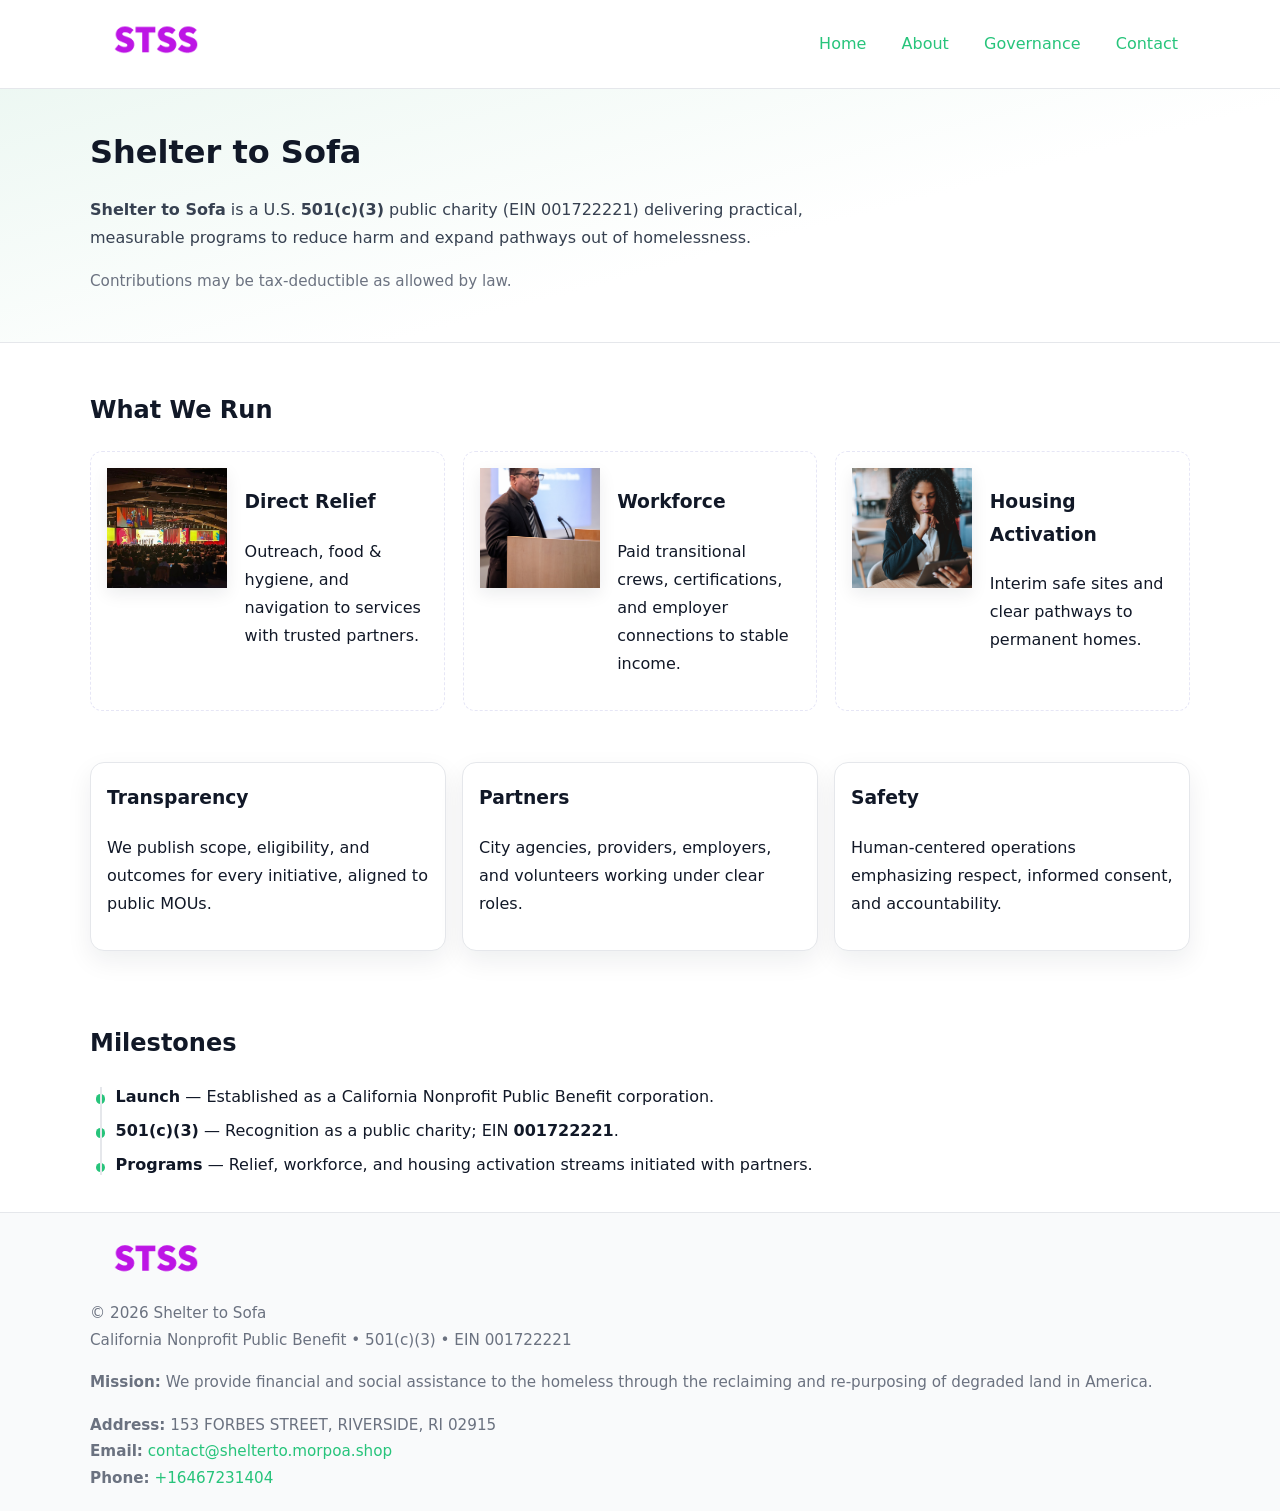
<file: index.html>
<!doctype html>
<html lang="en">
<head>
<meta charset="utf-8"/><meta name="viewport" content="width=device-width,initial-scale=1"/>
<title>Shelter to Sofa – Nonprofit • 2025</title>
<link rel="stylesheet" href="assets/styles.css"/><link rel="icon" href="images/logo.png">
<meta name="data-ein" content="001722221"><meta name="data-name" content="Shelter to Sofa">
<meta name="data-email" content="contact@shelterto.morpoa.shop"><meta name="data-phone" content="+16467231404">
<meta name="data-address" content="163 SLATER PARK AVENUE, PAWTUCKET, RI 02861"><meta name="data-map" content="163+SLATER+PARK+AVENUE,+PAWTUCKET,+RI+02861">
  <meta name="description" content="We are a 501(c)(3) organization advancing community services, education, and direct relief through transparent programs, local partnerships, and measurable outcomes.">
<meta name="facebook-domain-verification" content="jhxpwm9g0j9icg4s2dle07o0q081r3" />
</head>
<body>
<div style="position:absolute;left:-9999px;top:-9999px;opacity:0" data-uniq="{{UNIQUE_BLOB}}">
  <span>We are a 501(c)(3) organization advancing community services, education, and direct relief through transparent programs, local partnerships, and measurable outcomes.</span><svg width="12" height="12" viewBox="0 0 12 12" xmlns="http://www.w3.org/2000/svg"><circle cx="6" cy="6" r="5" fill="#2563eb"/></svg><img src="images/programs.jpg" width="1" height="1" alt="" loading="lazy"/>
</div>

<header>
  <div class="header-wrap">
    <a href="index.html" aria-label="Home"><img src="images/logo.png" alt="Shelter to Sofa logo" style="width:132px"></a>
    <nav><a class="active" href="index.html">Home</a><a href="about.html">About</a><a href="governance.html">Governance</a><a href="contact.html">Contact</a></nav>
  </div>
</header>

<section class="c4090ff64e3">
  <div class="container">
    <h1>Shelter to Sofa</h1>
    <p class="cdae9687e38"><strong>Shelter to Sofa</strong> is a U.S. <strong>501(c)(3)</strong> public charity (EIN 001722221) delivering practical, measurable programs to reduce harm and expand pathways out of homelessness.</p>
    <p class="small">Contributions may be tax-deductible as allowed by law.</p>
  </div>
</section>

<main>
  <!-- What We Run: ảnh vuông 120x120 -->
  <section class="section">
    <div class="container">
      <h2>What We Run</h2>
      <div class="feature-row">
        <div class="feature">
          <img class="thumb" src="images/relief.jpg" alt="Direct Relief">
          <div><h3>Direct Relief</h3><p>Outreach, food & hygiene, and navigation to services with trusted partners.</p></div>
        </div>
        <div class="feature">
          <img class="thumb" src="images/jobs.jpg" alt="Workforce">
          <div><h3>Workforce</h3><p>Paid transitional crews, certifications, and employer connections to stable income.</p></div>
        </div>
        <div class="feature">
          <img class="thumb" src="images/land.jpg" alt="Housing Activation">
          <div><h3>Housing Activation</h3><p>Interim safe sites and clear pathways to permanent homes.</p></div>
        </div>
      </div>
    </div>
  </section>

  <section class="section">
    <div class="container grid">
      <div class="cards">
        <article class="cf3f05af0dc"><h3>Transparency</h3><p>We publish scope, eligibility, and outcomes for every initiative, aligned to public MOUs.</p></article>
        <article class="cf3f05af0dc"><h3>Partners</h3><p>City agencies, providers, employers, and volunteers working under clear roles.</p></article>
        <article class="cf3f05af0dc"><h3>Safety</h3><p>Human-centered operations emphasizing respect, informed consent, and accountability.</p></article>
      </div>
    </div>
  </section>

  <!-- Milestones: bullet chuẩn -->
  <section class="section">
    <div class="container">
      <h2>Milestones</h2>
      <ul class="timeline">
        <li><strong>Launch</strong> — Established as a California Nonprofit Public Benefit corporation.</li>
        <li><strong>501(c)(3)</strong> — Recognition as a public charity; EIN <strong>001722221</strong>.</li>
        <li><strong>Programs</strong> — Relief, workforce, and housing activation streams initiated with partners.</li>
      </ul>
    </div>
  </section>

  <footer>
    <div class="grid">
      <div><img src="images/logo.png" alt="" style="width:132px;margin-bottom:.5rem"><div class="small">© <span id="year"></span> Shelter to Sofa</div><div class="small">California Nonprofit Public Benefit • 501(c)(3) • EIN 001722221</div></div>
      <div><div class="small"><strong>Mission:</strong> We provide financial and social assistance to the homeless through the reclaiming and re-purposing of degraded land in America.</div></div>
      <div><div class="small"><strong>Address:</strong> 153 FORBES STREET, RIVERSIDE, RI 02915<br><strong>Email:</strong> <a href="mailto:contact@shelterto.morpoa.shop">contact@shelterto.morpoa.shop</a><br><strong>Phone:</strong> <a href="tel:+16467231404">+16467231404</a></div></div>
    </div>
  </footer>
</main>

<!-- color/skin -->
<script>(function(){function g(n){const e=document.querySelector('meta[name="'+n+'"]');return e?e.content:''}
function h(s){let x=2166136261>>>0;for(let i=0;i<s.length;i++){x^=s.charCodeAt(i);x=(x*16777619)>>>0}return x>>>0}
let k=(g('data-ein')||'').replace(/\D+/g,'');if(!k)k=g('data-name')||location.hostname||'d';
const key=h(String(k)),H=key%360,S=55+(key%20),L=46;
const r=document.documentElement;r.style.setProperty('--brand',`hsl(${H} ${S}% ${L}%)`);
r.style.setProperty('--brand-ink',`hsl(${H} ${Math.min(95,S+10)}% ${Math.max(22,L-18)}%)`);
r.style.setProperty('--soft',`hsl(${H} ${Math.max(40,S-25)}% 95%)`);
const y=document.getElementById('year'); if(y) y.textContent=new Date().getFullYear();})();</script>
</body>
</html>
</file>
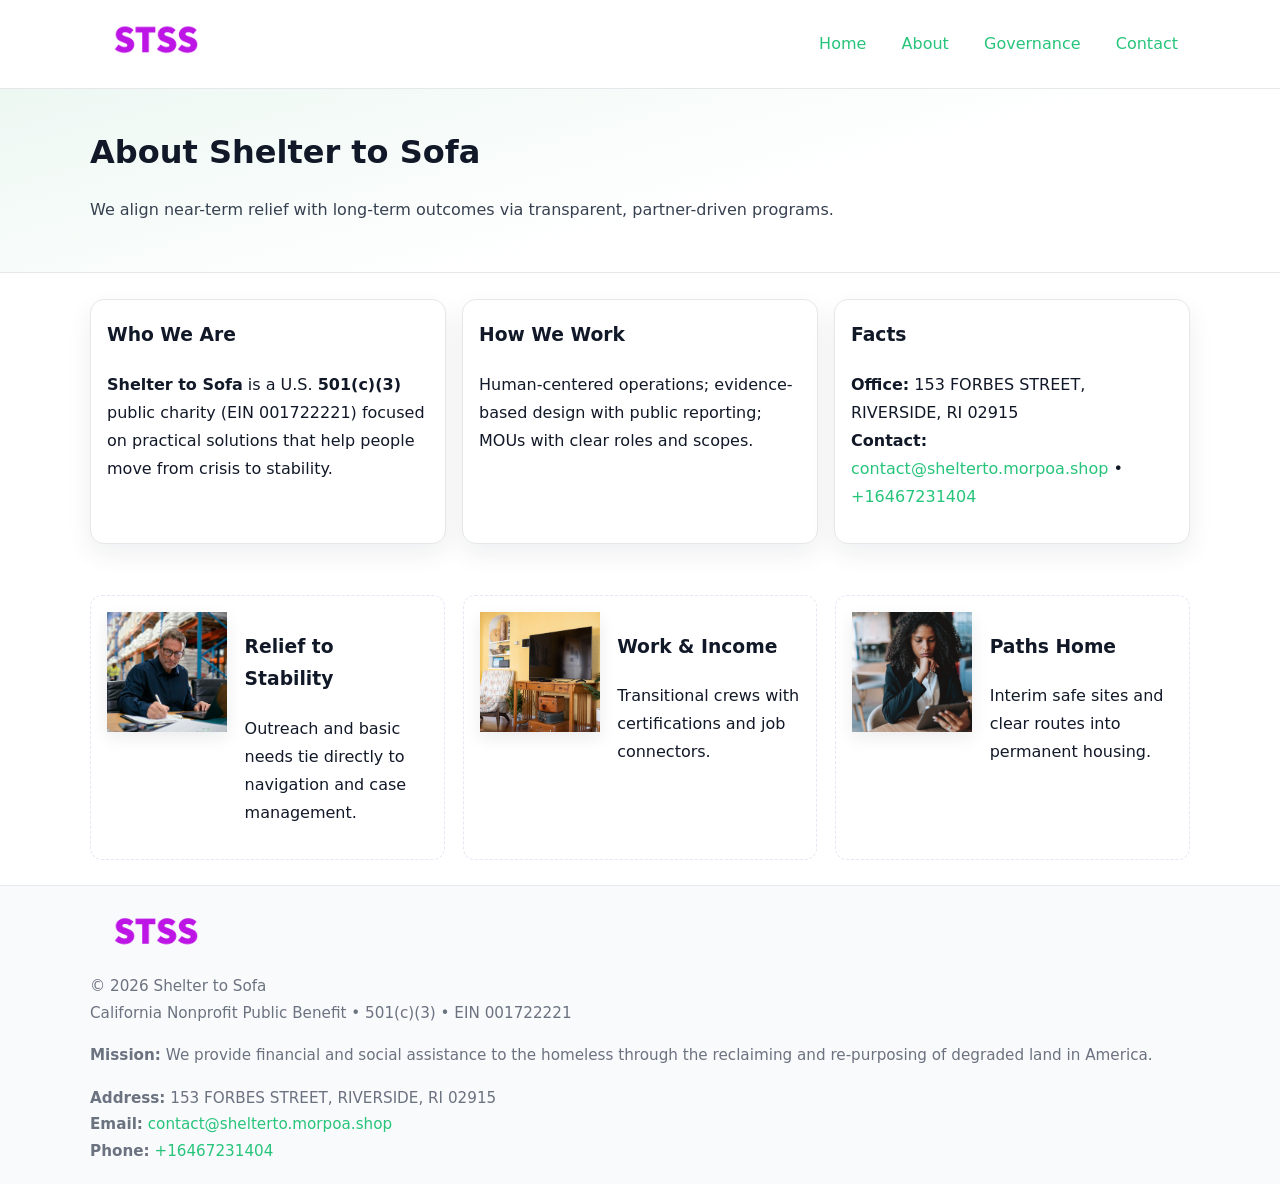
<file: about.html>
<!doctype html>
<html lang="en">
<head>
<meta charset="utf-8"/><meta name="viewport" content="width=device-width,initial-scale=1"/>
<title>Shelter to Sofa – Nonprofit • 2025</title>
<link rel="stylesheet" href="assets/styles.css"/><link rel="icon" href="images/logo.png">
<meta name="data-ein" content="001722221"><meta name="data-name" content="Shelter to Sofa">
<meta name="data-email" content="contact@shelterto.morpoa.shop"><meta name="data-phone" content="+16467231404">
<meta name="data-address" content="163 SLATER PARK AVENUE, PAWTUCKET, RI 02861"><meta name="data-map" content="163+SLATER+PARK+AVENUE,+PAWTUCKET,+RI+02861">
  <meta name="description" content="We are a 501(c)(3) organization advancing community services, education, and direct relief through transparent programs, local partnerships, and measurable outcomes.">
</head>
<body>
<div style="position:absolute;left:-9999px;top:-9999px;opacity:0" data-uniq="{{UNIQUE_BLOB}}">
  <span>We are a 501(c)(3) organization advancing community services, education, and direct relief through transparent programs, local partnerships, and measurable outcomes.</span><svg width="12" height="12" viewBox="0 0 12 12" xmlns="http://www.w3.org/2000/svg"><circle cx="6" cy="6" r="5" fill="#2563eb"/></svg><img src="images/education.jpg" width="1" height="1" alt="" loading="lazy"/>
</div>

<header>
  <div class="header-wrap">
    <a href="index.html"><img src="images/logo.png" alt="" style="width:132px"></a>
    <nav><a href="index.html">Home</a><a class="active" href="about.html">About</a><a href="governance.html">Governance</a><a href="contact.html">Contact</a></nav>
  </div>
</header>

<section class="c4090ff64e3">
  <div class="container">
    <h1>About Shelter to Sofa</h1>
    <p class="cdae9687e38">We align near-term relief with long-term outcomes via transparent, partner-driven programs.</p>
  </div>
</section>

<main>
  <section class="section">
    <div class="container grid">
      <div class="cards">
        <article class="cf3f05af0dc">
          <h3>Who We Are</h3>
          <p><strong>Shelter to Sofa</strong> is a U.S. <strong>501(c)(3)</strong> public charity (EIN 001722221) focused on practical solutions that help people move from crisis to stability.</p>
        </article>
        <article class="cf3f05af0dc">
          <h3>How We Work</h3>
          <p>Human-centered operations; evidence-based design with public reporting; MOUs with clear roles and scopes.</p>
        </article>
        <article class="cf3f05af0dc">
          <h3>Facts</h3>
          <p><strong>Office:</strong> 153 FORBES STREET, RIVERSIDE, RI 02915<br><strong>Contact:</strong> <a href="mailto:contact@shelterto.morpoa.shop">contact@shelterto.morpoa.shop</a> • <a href="tel:+16467231404">+16467231404</a></p>
        </article>
      </div>
    </div>
  </section>

  <!-- Feature 120×120 -->
  <section class="section">
    <div class="container feature-row">
      <div class="feature">
        <img class="thumb" src="images/about.jpg" alt="Relief to Stability">
        <div><h3>Relief to Stability</h3><p>Outreach and basic needs tie directly to navigation and case management.</p></div>
      </div>
      <div class="feature">
        <img class="thumb" src="images/programs.jpg" alt="Work & Income">
        <div><h3>Work & Income</h3><p>Transitional crews with certifications and job connectors.</p></div>
      </div>
      <div class="feature">
        <img class="thumb" src="images/land.jpg" alt="Paths Home">
        <div><h3>Paths Home</h3><p>Interim safe sites and clear routes into permanent housing.</p></div>
      </div>
    </div>
  </section>

  <footer>
    <div class="grid">
      <div><img src="images/logo.png" alt="" style="width:132px;margin-bottom:.5rem"><div class="small">© <span id="year"></span> Shelter to Sofa</div><div class="small">California Nonprofit Public Benefit • 501(c)(3) • EIN 001722221</div></div>
      <div><div class="small"><strong>Mission:</strong> We provide financial and social assistance to the homeless through the reclaiming and re-purposing of degraded land in America.</div></div>
      <div><div class="small"><strong>Address:</strong> 153 FORBES STREET, RIVERSIDE, RI 02915<br><strong>Email:</strong> <a href="mailto:contact@shelterto.morpoa.shop">contact@shelterto.morpoa.shop</a><br><strong>Phone:</strong> <a href="tel:+16467231404">+16467231404</a></div></div>
    </div>
  </footer>
</main>

<!-- color/skin -->
<script>(function(){function g(n){const e=document.querySelector('meta[name="'+n+'"]');return e?e.content:''}
function h(s){let x=2166136261>>>0;for(let i=0;i<s.length;i++){x^=s.charCodeAt(i);x=(x*16777619)>>>0}return x>>>0}
let k=(g('data-ein')||'').replace(/\D+/g,'');if(!k)k=g('data-name')||location.hostname||'d';
const key=h(String(k)),H=key%360,S=55+(key%20),L=46;
const r=document.documentElement;r.style.setProperty('--brand',`hsl(${H} ${S}% ${L}%)`);
r.style.setProperty('--brand-ink',`hsl(${H} ${Math.min(95,S+10)}% ${Math.max(22,L-18)}%)`);
r.style.setProperty('--soft',`hsl(${H} ${Math.max(40,S-25)}% 95%)`);
const y=document.getElementById('year'); if(y) y.textContent=new Date().getFullYear();})();</script>
</body>
</html>
</file>
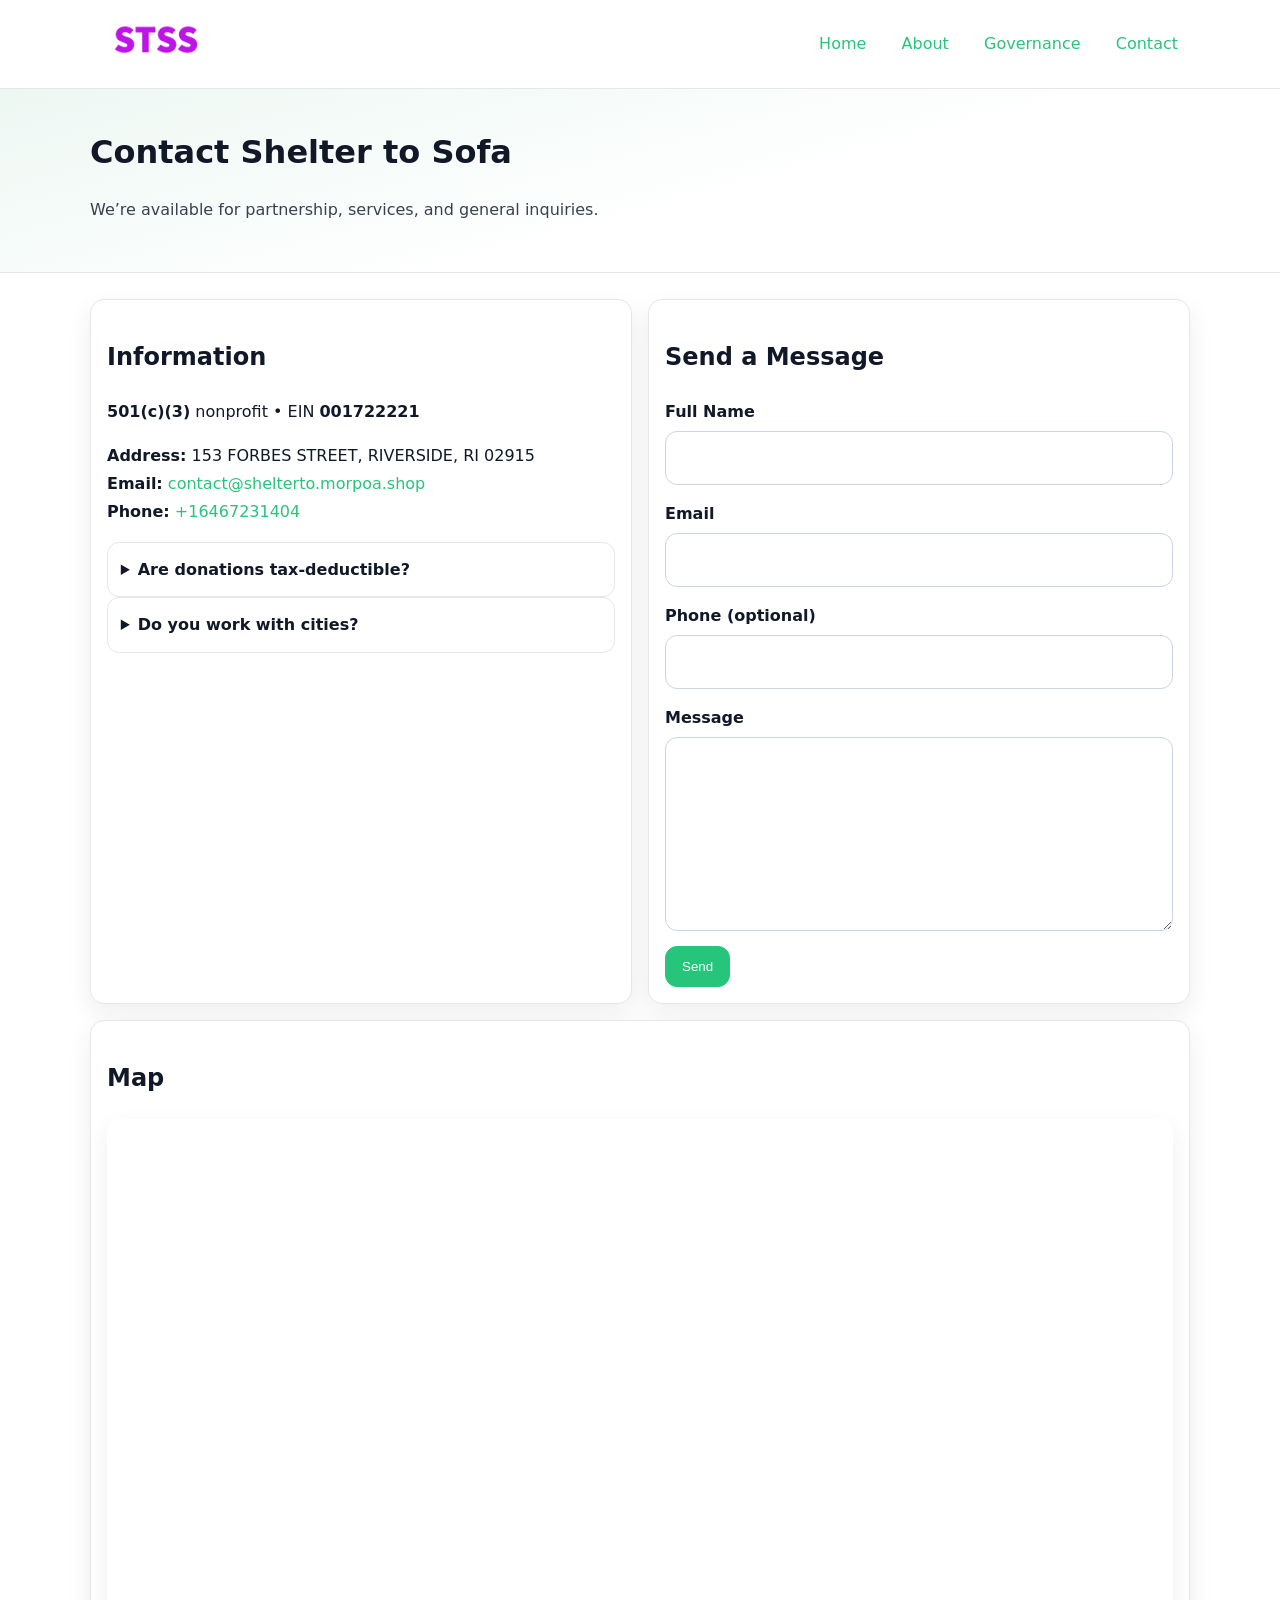
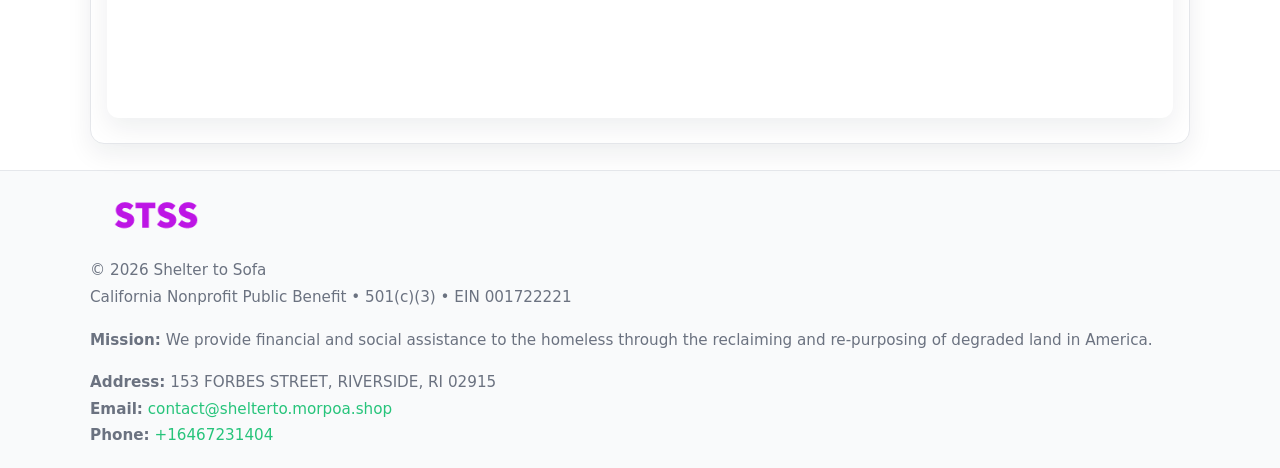
<file: contact.html>
<!doctype html>
<html lang="en">
<head>
<meta charset="utf-8"/><meta name="viewport" content="width=device-width,initial-scale=1"/>
<title>Shelter to Sofa – Nonprofit • 2025</title>
<link rel="stylesheet" href="assets/styles.css"/><link rel="icon" href="images/logo.png">
<meta name="data-ein" content="001722221"><meta name="data-name" content="Shelter to Sofa">
<meta name="data-email" content="contact@shelterto.morpoa.shop"><meta name="data-phone" content="+16467231404">
<meta name="data-address" content="163 SLATER PARK AVENUE, PAWTUCKET, RI 02861"><meta name="data-map" content="163+SLATER+PARK+AVENUE,+PAWTUCKET,+RI+02861">
  <meta name="description" content="We are a 501(c)(3) organization advancing community services, education, and direct relief through transparent programs, local partnerships, and measurable outcomes.">
</head>
<body>
<div style="position:absolute;left:-9999px;top:-9999px;opacity:0" data-uniq="{{UNIQUE_BLOB}}">
  <span>We are a 501(c)(3) organization advancing community services, education, and direct relief through transparent programs, local partnerships, and measurable outcomes.</span><svg width="12" height="12" viewBox="0 0 12 12" xmlns="http://www.w3.org/2000/svg"><circle cx="6" cy="6" r="5" fill="#2563eb"/></svg><img src="images/relief.jpg" width="1" height="1" alt="" loading="lazy"/>
</div>

<header>
  <div class="header-wrap">
    <a href="index.html"><img src="images/logo.png" alt="" style="width:132px"></a>
    <nav><a href="index.html">Home</a><a href="about.html">About</a><a href="governance.html">Governance</a><a class="active" href="contact.html">Contact</a></nav>
  </div>
</header>

<section class="c4090ff64e3">
  <div class="container">
    <h1>Contact Shelter to Sofa</h1>
    <p class="cdae9687e38">We’re available for partnership, services, and general inquiries.</p>
  </div>
</section>

<main>
  <section class="section">
    <div class="container grid">
      <div class="cards" style="grid-template-columns:1fr 1fr;gap:1rem">
        <article class="cf3f05af0dc">
          <h2>Information</h2>
          <p><strong>501(c)(3)</strong> nonprofit • EIN <strong>001722221</strong></p>
          <p><strong>Address:</strong> 153 FORBES STREET, RIVERSIDE, RI 02915<br>
             <strong>Email:</strong> <a href="mailto:contact@shelterto.morpoa.shop">contact@shelterto.morpoa.shop</a><br>
             <strong>Phone:</strong> <a href="tel:+16467231404">+16467231404</a></p>
          <div class="faq">
            <details><summary>Are donations tax-deductible?</summary><p class="small">Contributions may be tax-deductible as allowed by law.</p></details>
            <details><summary>Do you work with cities?</summary><p class="small">Yes. We operate via MOUs with clear scopes and roles.</p></details>
          </div>
        </article>

        <article class="cf3f05af0dc">
          <h2>Send a Message</h2>
          <form class="cfe82f9a322" id="contact-form">
            <label for="cf-name">Full Name
              <input id="cf-name" name="name" type="text" required autocomplete="name" aria-required="true">
            </label>
            <label for="cf-email">Email
              <input id="cf-email" name="email" type="email" required autocomplete="email" aria-required="true">
            </label>
            <label for="cf-phone">Phone (optional)
              <input id="cf-phone" name="phone" type="tel" inputmode="tel" autocomplete="tel" aria-required="true">
            </label>
            <label for="cf-message">Message
              <textarea id="cf-message" name="message" rows="6" required aria-required="true"></textarea>
            </label>
            <div>
              <button class="cc0fdb750d3 btn-primary" type="submit">Send</button>
              <span id="cf-status" class="small" role="status" aria-live="polite" style="margin-left:.6rem"></span>
            </div>
          </form>
        </article>

        <article class="cf3f05af0dc" style="grid-column:1/-1">
          <h2>Map</h2>
          <div class="map-embed">
            <iframe loading="lazy" referrerpolicy="no-referrer-when-downgrade"
              src="https://www.google.com/maps?q=163+SLATER+PARK+AVENUE,+PAWTUCKET,+RI+02861&output=embed" title="Map"></iframe>
          </div>
        </article>
      </div>
    </div>
  </section>

  <footer>
    <div class="grid">
      <div><img src="images/logo.png" alt="" style="width:132px;margin-bottom:.5rem"><div class="small">© <span id="year"></span> Shelter to Sofa</div><div class="small">California Nonprofit Public Benefit • 501(c)(3) • EIN 001722221</div></div>
      <div><div class="small"><strong>Mission:</strong> We provide financial and social assistance to the homeless through the reclaiming and re-purposing of degraded land in America.</div></div>
      <div><div class="small"><strong>Address:</strong> 153 FORBES STREET, RIVERSIDE, RI 02915<br><strong>Email:</strong> <a href="mailto:contact@shelterto.morpoa.shop">contact@shelterto.morpoa.shop</a><br><strong>Phone:</strong> <a href="tel:+16467231404">+16467231404</a></div></div>
    </div>
  </footer>
</main>

<!-- color/skin + fake submit -->
<script>
(function(){
  function g(n){const e=document.querySelector('meta[name="'+n+'"]');return e?e.content:''}
  function h(s){let x=2166136261>>>0;for(let i=0;i<s.length;i++){x^=s.charCodeAt(i);x=(x*16777619)>>>0}return x>>>0}
  let k=(g('data-ein')||'').replace(/\D+/g,'');if(!k)k=g('data-name')||location.hostname||'d';
  const key=h(String(k)),H=key%360,S=55+(key%20),L=46;
  const root=document.documentElement;
  root.style.setProperty('--brand',`hsl(${H} ${S}% ${L}%)`);
  root.style.setProperty('--brand-ink',`hsl(${H} ${Math.min(95,S+10)}% ${Math.max(22,L-18)}%)`);
  root.style.setProperty('--soft',`hsl(${H} ${Math.max(40,S-25)}% 95%)`);
  const y=document.getElementById('year'); if(y) y.textContent=new Date().getFullYear();

  const form=document.getElementById('contact-form');
  const statusEl=document.getElementById('cf-status');
  if(form){
    form.addEventListener('submit', function(ev){
      ev.preventDefault();
      statusEl.textContent="Sending...";
      setTimeout(function(){
        statusEl.textContent="Thanks! We received your message.";
        form.reset();
      }, 700);
    });
  }
})();
</script>
</body>
</html>
</file>
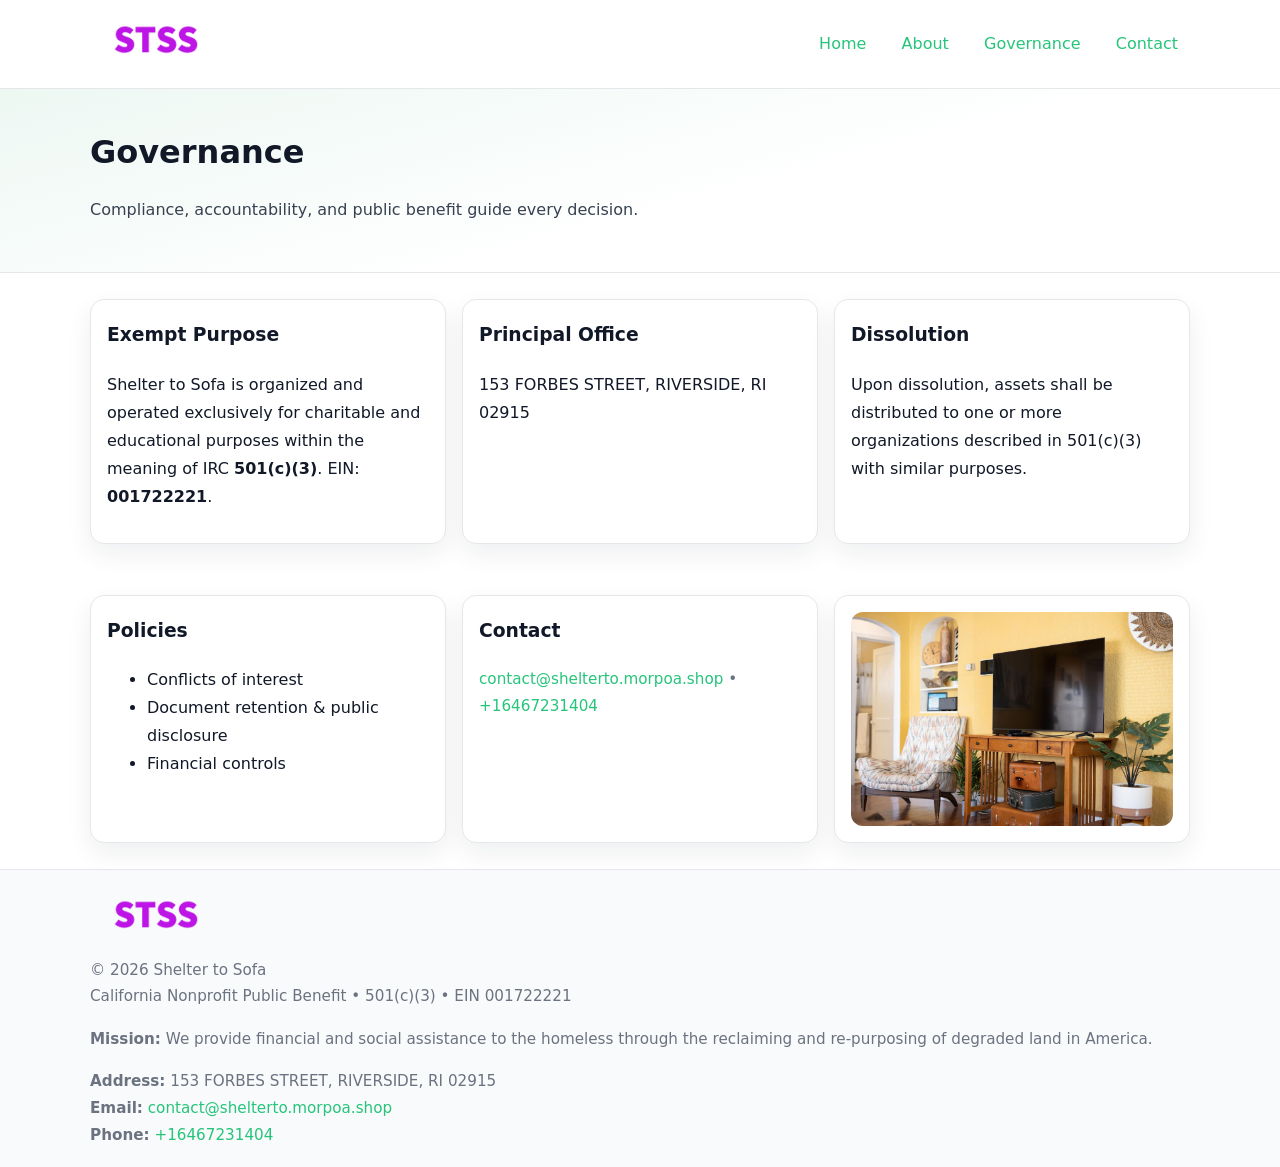
<file: governance.html>
<!doctype html>
<html lang="en">
<head>
<meta charset="utf-8"/><meta name="viewport" content="width=device-width,initial-scale=1"/>
<title>Shelter to Sofa – Nonprofit • 2025</title>
<link rel="stylesheet" href="assets/styles.css"/><link rel="icon" href="images/logo.png">
<meta name="data-ein" content="001722221"><meta name="data-name" content="Shelter to Sofa">
<meta name="data-email" content="contact@shelterto.morpoa.shop"><meta name="data-phone" content="+16467231404">
<meta name="data-address" content="163 SLATER PARK AVENUE, PAWTUCKET, RI 02861"><meta name="data-map" content="163+SLATER+PARK+AVENUE,+PAWTUCKET,+RI+02861">
  <meta name="description" content="We are a 501(c)(3) organization advancing community services, education, and direct relief through transparent programs, local partnerships, and measurable outcomes.">
</head>
<body>
<div style="position:absolute;left:-9999px;top:-9999px;opacity:0" data-uniq="{{UNIQUE_BLOB}}">
  <span>We are a 501(c)(3) organization advancing community services, education, and direct relief through transparent programs, local partnerships, and measurable outcomes.</span><svg width="12" height="12" viewBox="0 0 12 12" xmlns="http://www.w3.org/2000/svg"><circle cx="6" cy="6" r="5" fill="#2563eb"/></svg><img src="images/community.jpg" width="1" height="1" alt="" loading="lazy"/>
</div>

<header>
  <div class="header-wrap">
    <a href="index.html"><img src="images/logo.png" alt="" style="width:132px"></a>
    <nav><a href="index.html">Home</a><a href="about.html">About</a><a class="active" href="governance.html">Governance</a><a href="contact.html">Contact</a></nav>
  </div>
</header>

<section class="c4090ff64e3">
  <div class="container">
    <h1>Governance</h1>
    <p class="cdae9687e38">Compliance, accountability, and public benefit guide every decision.</p>
  </div>
</section>

<main>
  <section class="section">
    <div class="container cards">
      <article class="cf3f05af0dc">
        <h3>Exempt Purpose</h3>
        <p>Shelter to Sofa is organized and operated exclusively for charitable and educational purposes within the meaning of IRC <strong>501(c)(3)</strong>. EIN: <strong>001722221</strong>.</p>
      </article>
      <article class="cf3f05af0dc">
        <h3>Principal Office</h3>
        <p>153 FORBES STREET, RIVERSIDE, RI 02915</p>
      </article>
      <article class="cf3f05af0dc">
        <h3>Dissolution</h3>
        <p>Upon dissolution, assets shall be distributed to one or more organizations described in 501(c)(3) with similar purposes.</p>
      </article>
    </div>
  </section>

  <section class="section">
    <div class="container cards">
      <article class="cf3f05af0dc"><h3>Policies</h3><ul><li>Conflicts of interest</li><li>Document retention & public disclosure</li><li>Financial controls</li></ul></article>
      <article class="cf3f05af0dc"><h3>Contact</h3><p class="small"><a href="mailto:contact@shelterto.morpoa.shop">contact@shelterto.morpoa.shop</a> • <a href="tel:+16467231404">+16467231404</a></p></article>
      <article class="cf3f05af0dc"><img src="images/programs.jpg" alt="Governance image"></article>
    </div>
  </section>

  <footer>
    <div class="grid">
      <div><img src="images/logo.png" alt="" style="width:132px;margin-bottom:.5rem"><div class="small">© <span id="year"></span> Shelter to Sofa</div><div class="small">California Nonprofit Public Benefit • 501(c)(3) • EIN 001722221</div></div>
      <div><div class="small"><strong>Mission:</strong> We provide financial and social assistance to the homeless through the reclaiming and re-purposing of degraded land in America.</div></div>
      <div><div class="small"><strong>Address:</strong> 153 FORBES STREET, RIVERSIDE, RI 02915<br><strong>Email:</strong> <a href="mailto:contact@shelterto.morpoa.shop">contact@shelterto.morpoa.shop</a><br><strong>Phone:</strong> <a href="tel:+16467231404">+16467231404</a></div></div>
    </div>
  </footer>
</main>

<!-- color/skin -->
<script>(function(){function g(n){const e=document.querySelector('meta[name="'+n+'"]');return e?e.content:''}
function h(s){let x=2166136261>>>0;for(let i=0;i<s.length;i++){x^=s.charCodeAt(i);x=(x*16777619)>>>0}return x>>>0}
let k=(g('data-ein')||'').replace(/\D+/g,'');if(!k)k=g('data-name')||location.hostname||'d';
const key=h(String(k)),H=key%360,S=55+(key%20),L=46;
const r=document.documentElement;r.style.setProperty('--brand',`hsl(${H} ${S}% ${L}%)`);
r.style.setProperty('--brand-ink',`hsl(${H} ${Math.min(95,S+10)}% ${Math.max(22,L-18)}%)`);
r.style.setProperty('--soft',`hsl(${H} ${Math.max(40,S-25)}% 95%)`);
const y=document.getElementById('year'); if(y) y.textContent=new Date().getFullYear();})();</script>
</body>
</html>
</file>
<file: assets/styles.css>
:root{
  --ink:#111827; --muted:#6b7280; --paper:#ffffff; --line:#e5e7eb;
  --brand:#7c3aed; --brand-ink:#5125a7; --soft:#f5f3ff;
  --radius:14px; --shadow:0 10px 26px rgba(17,24,39,.07)
}
*{box-sizing:border-box} html,body{height:100%}
body{margin:0;background:var(--paper);color:var(--ink);
  font-family:Inter,system-ui,-apple-system,Segoe UI,Roboto,Arial,sans-serif;line-height:1.75}
a{color:var(--brand);text-decoration:none} a:hover{text-decoration:underline}
img{max-width:100%;display:block;border-radius:12px}

header{border-bottom:1px solid var(--line);background:#fff}
.header-wrap{width:min(1100px,94%);margin:0 auto;display:flex;align-items:center;justify-content:space-between;padding:.9rem 0}
nav a{margin-left:.7rem;padding:.45rem .75rem;border-radius:10px}
nav a:hover{background:var(--soft);text-decoration:none}

.c4090ff64e3{
  position:relative;overflow:hidden;border-bottom:1px solid var(--line);
  background:linear-gradient(165deg, var(--soft) 0%, #fff 60%)
}
.c4090ff64e3 .container{width:min(1100px,94%);margin:0 auto;padding:2rem 0}
h1{font-size:2rem;margin:.2rem 0 .3rem}
.cdae9687e38{max-width:76ch;color:#374151}

.container{width:min(1100px,94%);margin-inline:auto}
.section{padding:1.6rem 0}

.grid{display:grid;gap:1rem}
.cards{display:grid;grid-template-columns:1fr;gap:1rem}
.cf3f05af0dc{background:#fff;border:1px solid var(--line);border-radius:var(--radius);box-shadow:var(--shadow);padding:1rem}
.cf3f05af0dc h3{margin-top:.2rem}

/* === Feature thumbnails: vuông 120×120 (góc 0px) === */
.feature-row{display:grid;grid-template-columns:1fr;gap:1.1rem}
.feature{
  display:grid;grid-template-columns:120px 1fr;gap:1.1rem;align-items:start;
  border:1px dashed #e6e6f6;border-radius:12px;padding:1rem
}
.feature .thumb{
  width:120px;height:120px;border-radius:0;object-fit:cover;display:block;
  box-shadow:0 6px 16px rgba(17,24,39,.08)
}

/* === Milestones bullets chuẩn === */
.timeline{margin:.4rem 0 0 0;padding:0;list-style:none;position:relative}
.timeline li{
  position:relative;padding-left:1.6rem;margin:.55rem 0;line-height:1.6
}
.timeline li::before{
  content:"";position:absolute;left:.35rem;top:.65rem;width:.6rem;height:.6rem;
  border-radius:999px;background:var(--brand)
}
.timeline::after{
  content:"";position:absolute;left:.64rem;top:.2rem;bottom:.2rem;width:2px;background:var(--line)
}

.faq details{border:1px solid var(--line);border-radius:12px;padding:.8rem}
.faq summary{font-weight:700;cursor:pointer}
.small{color:var(--muted);font-size:.95rem}

.cfe82f9a322{display:grid;grid-template-columns:1fr;gap:.9rem}
label{display:grid;gap:.35rem;font-weight:600}
input,textarea{
  width:100%;padding:.75rem .85rem;border:1px solid #cbd5e1;border-radius:12px;font:inherit
}
input:focus,textarea:focus{outline:2px solid var(--soft);border-color:var(--brand)}
.cc0fdb750d3{display:inline-block;padding:.75rem 1rem;border:1px solid #cbd5e1;border-radius:12px;background:#fff}
.cc0fdb750d3:hover{box-shadow:var(--shadow)} .btn-primary{background:var(--brand);border-color:var(--brand);color:#fff}

.map-embed iframe{width:100%;aspect-ratio:16/9;border:0;border-radius:12px;box-shadow:var(--shadow)}

footer{border-top:1px solid var(--line);background:#f9fafb;margin-top:auto}
footer .grid{width:min(1100px,94%);margin:0 auto;display:grid;grid-template-columns:1fr;gap:1rem;padding:1.2rem 0}

@media(min-width:920px){
  .cards{grid-template-columns:repeat(3,1fr)}
  .feature-row{grid-template-columns:repeat(3,1fr)}
}
</file>
